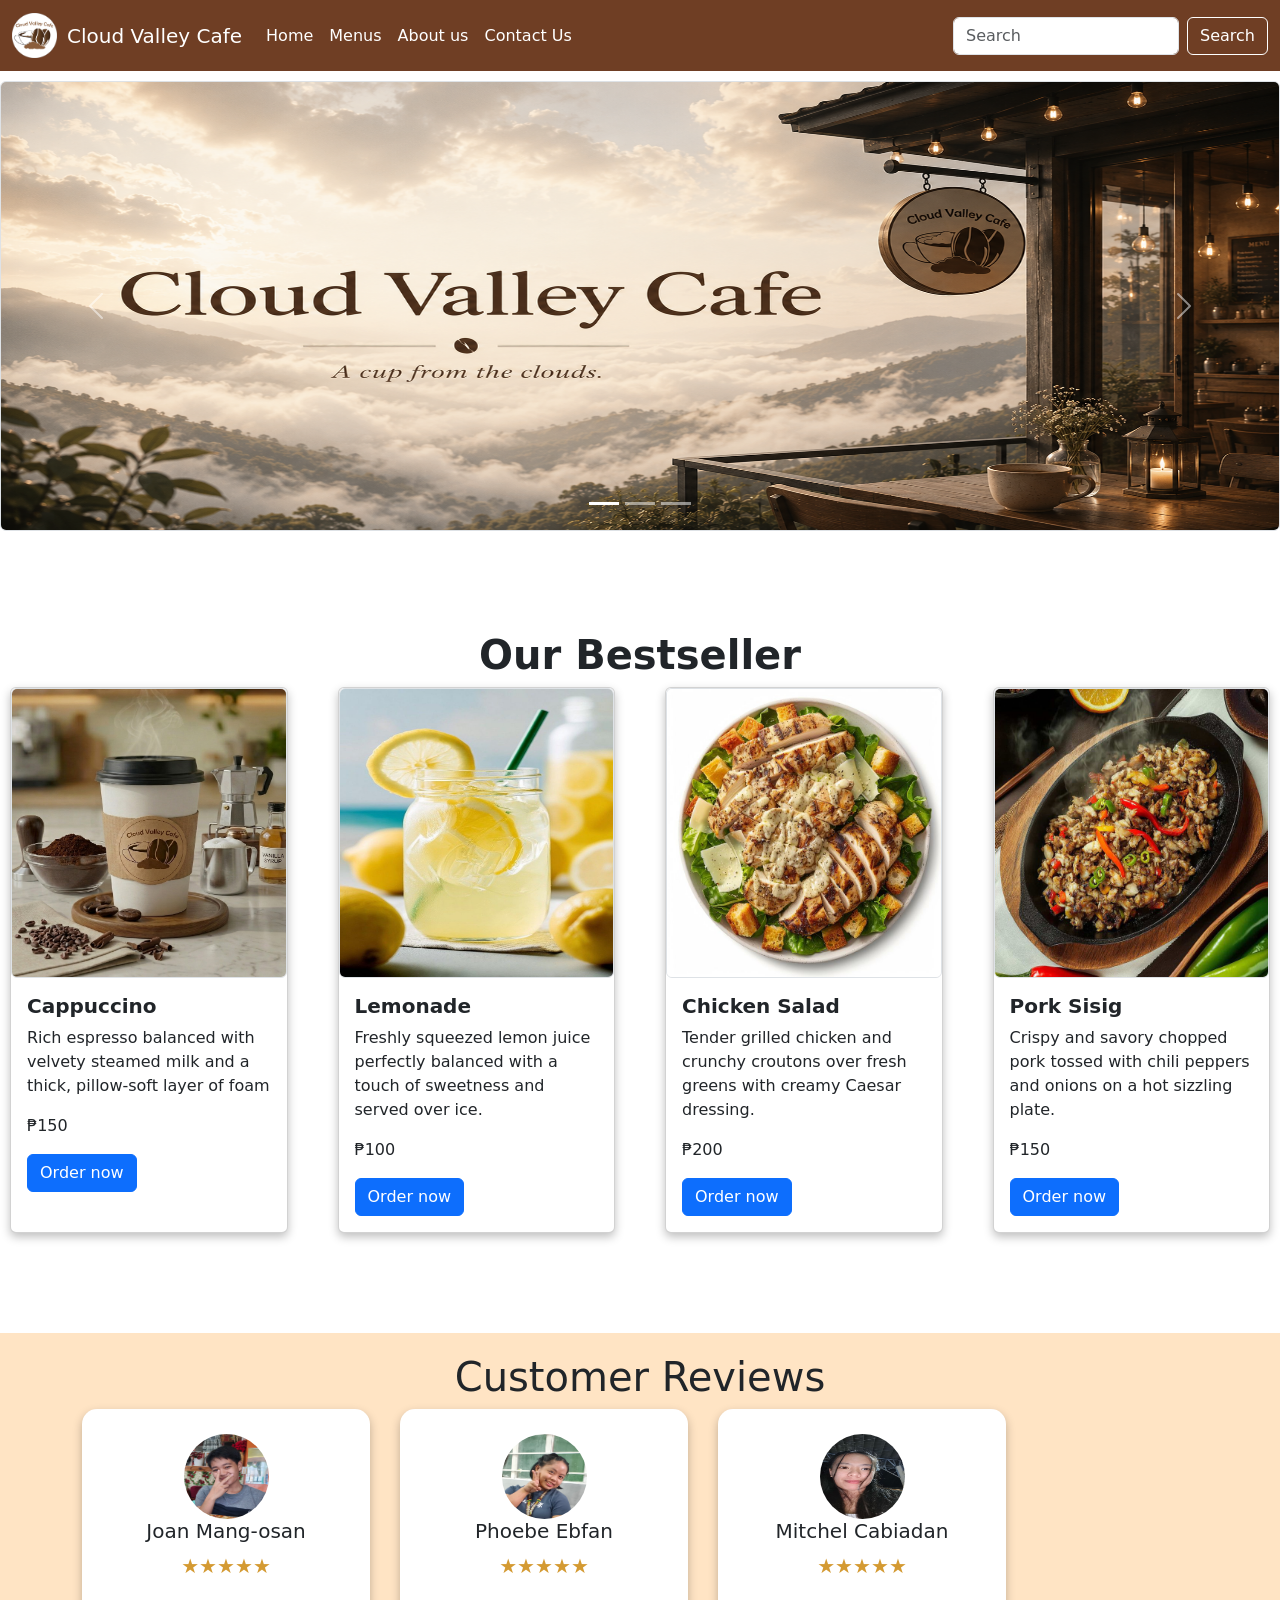
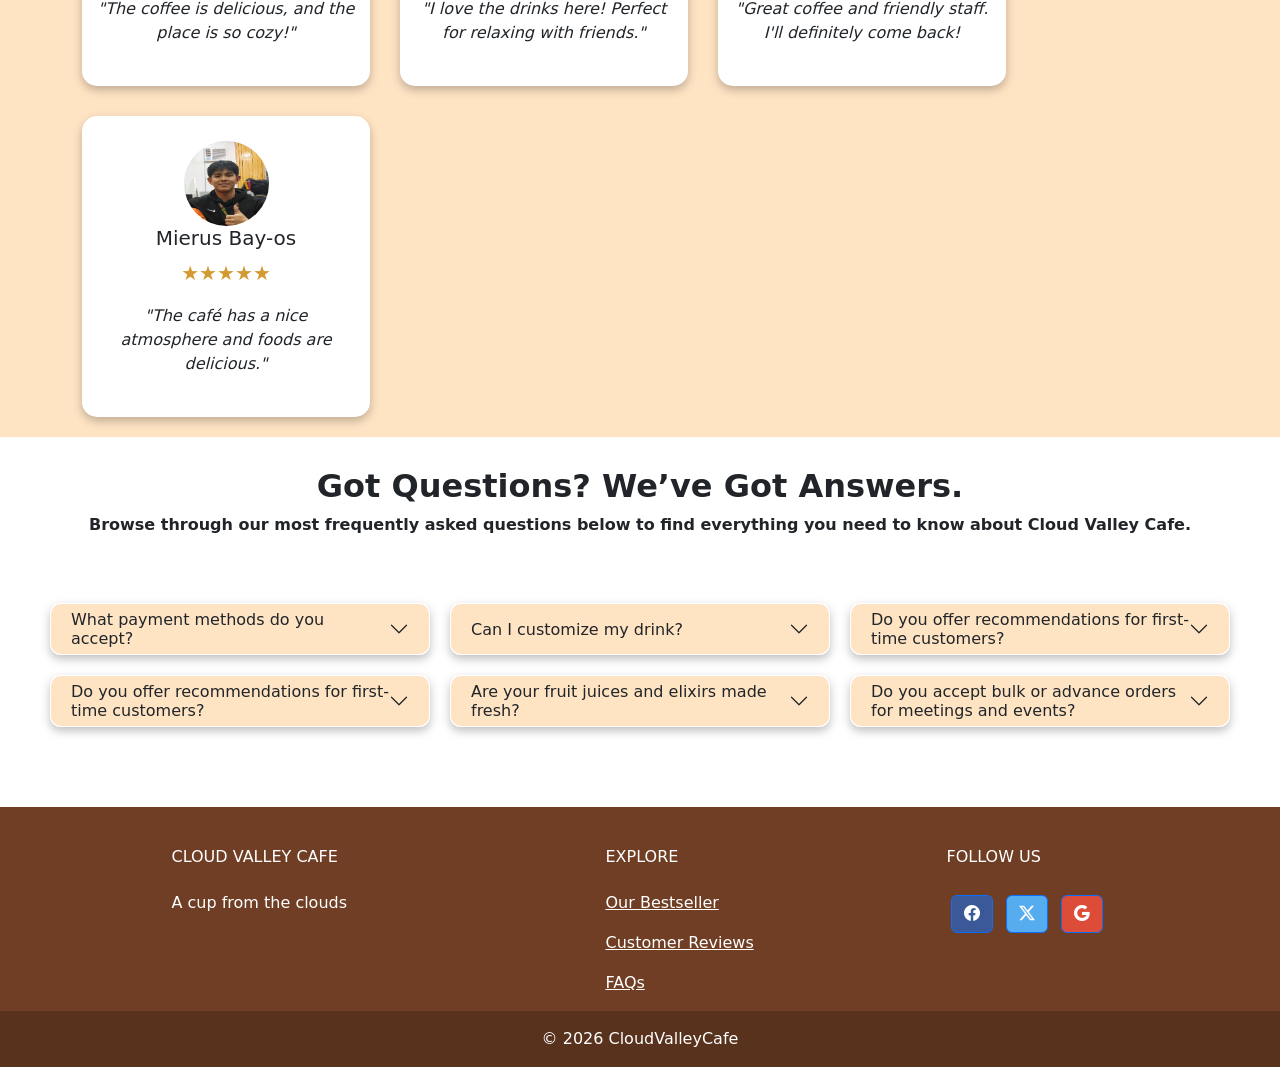
<file: index.html>
<!DOCTYPE html>
<html lang="en">
<head>
    <meta charset="UTF-8">
    <meta name="viewport" content="width=device-width, initial-scale=1.0">
    <title>Cloud Valley Cafe</title>
    <link href="https://cdn.jsdelivr.net/npm/bootstrap@5.3.0-alpha3/dist/css/bootstrap.min.css" rel="stylesheet">
    <link rel="stylesheet" href="https://cdn.jsdelivr.net/npm/bootstrap-icons@1.11.3/font/bootstrap-icons.min.css">
    <link rel="stylesheet" href="CSS/style.css">
</head>
<body>

    <!-- Start of Navigation -->
    <section>
        <nav class="navbar navbar-expand-lg cafe-bar">
            <div class="container-fluid">
                <a class="navbar-brand" href="#">
                    <img src="Images/Charotag_Cafe_Logo.png" alt="">Cloud Valley Cafe</a>
                <button class="navbar-toggler" type="button" data-bs-toggle="collapse" data-bs-target="#navbarSupportedContent" aria-controls="navbarSupportedContent" aria-expanded="false" aria-label="Toggle navigation">
                <span class="navbar-toggler-icon"></span>

                </button>
                <div class="collapse navbar-collapse" id="navbarSupportedContent">
                <ul class="navbar-nav me-auto mb-2 mb-lg-0">
                    <li class="nav-item">
                    <a class="nav-link active" aria-current="page" href="index.html">Home</a>
                    </li>

                    <li class="nav-item">
                    <a class="nav-link" href="products.html">Menus</a>
                    </li>

                    <li class="nav-item">
                    <a class="nav-link" href="about.html">About us</a>
                    </li>

                    <li class="nav-item">
                    <a class="nav-link" href="Contact.html">Contact Us</a>
                    </li>
                </ul>

                <form class="d-flex" role="search">
                    <input class="form-control me-2" type="search" placeholder="Search" aria-label="Search">
                    <button class="btn btn-outline-success" type="submit">Search</button>
                </form>
                </div>
            </div>
        </nav>
</section>
<!-- End of navigation -->


<!-- Start of banner -->
<section>
    <div id="carouselExampleIndicators" class="carousel slide">
    <div class="carousel-indicators">
        <button type="button" data-bs-target="#carouselExampleIndicators" data-bs-slide-to="0" class="active" aria-current="true" aria-label="Slide 1"></button>
        <button type="button" data-bs-target="#carouselExampleIndicators" data-bs-slide-to="1" aria-label="Slide 2"></button>
        <button type="button" data-bs-target="#carouselExampleIndicators" data-bs-slide-to="2" aria-label="Slide 3"></button>
    </div>
    <div class="carousel-inner">
        <div class="carousel-item active">
        <img src="Images/cloud_valley_cafe_banner.png" class="object-fit-fill border rounded" alt="...">
        </div>
        <div class="carousel-item">
        <img src="Images/banner 1.jpg" class="object-fit-fill border rounded" alt="...">
        </div>
        <div class="carousel-item">
        <img src="Images/Banner 2.jpg" class="object-fit-fill border rounded" alt="...">
        </div>
    </div>

    <button class="carousel-control-prev" type="button" data-bs-target="#carouselExampleIndicators" data-bs-slide="prev">
        <span class="carousel-control-prev-icon" aria-hidden="true"></span>
        <span class="visually-hidden">Previous</span>
    </button>

    <button class="carousel-control-next" type="button" data-bs-target="#carouselExampleIndicators" data-bs-slide="next">
        <span class="carousel-control-next-icon" aria-hidden="true"></span>
        <span class="visually-hidden">Next</span>
    </button>
    </div>
</section>
<!-- End of banner -->


<!-- Start of Products -->
<section id="Ourbestseller">
        <div class="Best-seller">
            <h1 class="fw-bold">Our Bestseller</h1>
            <div class="product-grid">
            
                <div class="card">
                <img src="Images/Cappuccino.jpg" class="object-fit-fill border rounded" alt="...">
                <div class="card-body">
                    <h5 class="fw-semibold">Cappuccino</h5>
                    <p class="card-text">Rich espresso balanced with velvety steamed milk and a thick, pillow-soft layer of foam</p>
                    <p class="fw-medium">₱150</p>
                    <a href="#" class="btn btn-primary">Order now</a>
                </div>
                </div>

                <div class="card">
                <img src="Images/Lemonade.png" class="object-fit-fill border rounded" alt="...">
                <div class="card-body">
                    <h5 class="fw-semibold">Lemonade</h5>
                    <p class="card-text">Freshly squeezed lemon juice perfectly balanced with a touch of sweetness and served over ice.</p>
                    <p class="fw-medium">₱100</p>
                    <a href="#" class="btn btn-primary">Order now</a>
                </div>
                </div>

                <div class="card">
                <img src="Images/chicken salad.png"  class="object-fit-fill border rounded" alt="...">
                <div class="card-body">
                    <h5 class="fw-semibold">Chicken Salad</h5>
                    <p class="card-text">Tender grilled chicken and crunchy croutons over fresh greens with creamy Caesar dressing.</p>
                    <p class="fw-medium">₱200</p>
                    <a href="#" class="btn btn-primary">Order now</a>
                </div>
                </div>

                <div class="card">
                <img src="Images/Sisig.png"  class="object-fit-fill border rounded" alt="...">
                <div class="card-body">
                    <h5 class="fw-semibold"> Pork Sisig</h5>
                    <p class="card-text">Crispy and savory chopped pork tossed with chili peppers and onions on a hot sizzling plate.</p>
                    <p class="fw-medium">₱150</p>
                    <a href="#" class="btn btn-primary">Order now</a>
                </div>
                </div>

            </div>
        </div>
</section>
<!-- End of products -->


<!-- Customer Reviews -->
<section id="Cust-review">
    <div class="reviews">
        <h1>Customer Reviews</h1>
            <div class="container">

                <div class="review-card" style="width: 18rem;">
                    <img src="Images/Joan.jpg" class="card-img-top" alt="Joan">
                    <div class="card-body">
                        <h5>Joan Mang-osan</h5>
                        <p class="stars">★★★★★</p>
                        <p class="fst-italic">"The coffee is delicious, and the place is so cozy!"</p>
                    </div>
                </div>  
                
                <div class="review-card" style="width: 18rem;">
                    <img src="Images/phoebe.jpg" class="card-img-top" alt="Phoebe">
                    <div class="card-body">
                        <h5>Phoebe Ebfan</h5>
                        <p class="stars">★★★★★</p>
                        <p class="fst-italic">"I love the drinks here! Perfect for relaxing with friends."</p>
                    </div>
                </div>   

                <div class="review-card" style="width: 18rem;">
                    <img src="Images/Mitchel.jpg" class="card-img-top" alt="Mitchel">
                    <div class="card-body">
                        <h5>Mitchel Cabiadan</h5>
                        <p class="stars">★★★★★</p>
                        <p class="fst-italic">"Great coffee and friendly staff. I'll definitely come back!</p>
                    </div>
                </div>
                
                <div class="review-card" style="width: 18rem;">
                    <img src="Images/Meierus.jpg" class="card-img-top" alt="Meierus">
                    <div class="card-body">
                        <h5>Mierus Bay-os</h5>
                        <p class="stars">★★★★★</p>
                        <p class="fst-italic">"The café has a nice atmosphere and foods are delicious."</p>
                    </div>
                </div>  
            </div>
    </div>
</section>
<!-- End of customer reviews -->

<!-- Start of FAQs -->
<section id="frequently-asked">
    <div class="intro">
        <h2 class="fw-bold" >Got Questions? We’ve Got Answers.</h2>
        <p class="fw-bolder">Browse through our most frequently asked questions below to find everything you need to know about Cloud Valley Cafe.</p>
    </div>
    <div class="accordion accordion-flush" id="accordionFlushExample">
        <div class="accordion-card">
            <h2 class="accordion-header" >
            <button class="accordion-button collapsed" type="button" data-bs-toggle="collapse" data-bs-target="#flush-collapseOne" aria-expanded="false" aria-controls="flush-collapseOne">
                What payment methods do you accept?
            </button>
            </h2>
            <div id="flush-collapseOne" class="accordion-collapse collapse" data-bs-parent="#accordionFlushExample">
            <div class="accordion-body">Cloud Valley Cafe accepts both cash and online payments for your convenience. You can pay using cash or digital payment methods such as GCash and other available e-wallets.</div>
            </div>
        </div>

        <div class="accordion-card">
            <h2 class="accordion-header">
            <button class="accordion-button collapsed" type="button" data-bs-toggle="collapse" data-bs-target="#flush-collapseTwo" aria-expanded="false" aria-controls="flush-collapseTwo">
                Can I customize my drink?
            </button>
            </h2>
            <div id="flush-collapseTwo" class="accordion-collapse collapse" data-bs-parent="#accordionFlushExample">
            <div class="accordion-body">Absolutely. You can adjust sweetness levels, swap in alternative milks, or add extra flavors and toppings to suit your taste.</div>
            </div>
        </div>

        <div class="accordion-card">
            <h2 class="accordion-header">
            <button class="accordion-button collapsed" type="button" data-bs-toggle="collapse" data-bs-target="#flush-collapseThree" aria-expanded="false" aria-controls="flush-collapseThree">
                Do you offer recommendations for first-time customers?
            </button>
            </h2>
            <div id="flush-collapseThree" class="accordion-collapse collapse" data-bs-parent="#accordionFlushExample">
            <div class="accordion-body">Absolutely! You can explore our menu to find something that suits your taste and cravings.</div>
            </div>
        </div>

        <div class="accordion-card">
            <h2 class="accordion-header">
            <button class="accordion-button collapsed" type="button" data-bs-toggle="collapse" data-bs-target="#flush-collapseFour" aria-expanded="false" aria-controls="flush-collapseFour">
                Do you offer recommendations for first-time customers?
            </button>
            </h2>
            <div id="flush-collapseFour" class="accordion-collapse collapse" data-bs-parent="#accordionFlushExample">
            <div class="accordion-body">Absolutely! You can explore our menu to find something that suits your taste and cravings.</div>
            </div>
        </div>

        <div class="accordion-card">
            <h2 class="accordion-header">
            <button class="accordion-button collapsed" type="button" data-bs-toggle="collapse" data-bs-target="#flush-collapseFive" aria-expanded="false" aria-controls="flush-collapseFive">
                Are your fruit juices and elixirs made fresh?
            </button>
            </h2>
            <div id="flush-collapseFive" class="accordion-collapse collapse" data-bs-parent="#accordionFlushExample">
            <div class="accordion-body">Yes, our juices, smoothies, and elixirs are prepared using fresh fruits and fresh ingredients to ensure maximum flavor and quality.</div>
            </div>
        </div>

        <div class="accordion-card">
            <h2 class="accordion-header">
            <button class="accordion-button collapsed" type="button" data-bs-toggle="collapse" data-bs-target="#flush-collapseSix" aria-expanded="false" aria-controls="flush-collapseSix">
                Do you accept bulk or advance orders for meetings and events?
            </button>
            </h2>
            <div id="flush-collapseSix" class="accordion-collapse collapse" data-bs-parent="#accordionFlushExample">
            <div class="accordion-body">Yes, we accommodate bulk orders for events, office meetings, and gatherings. Please contact us in advance so we can prepare your order.</div>
            </div>
        </div>
    </div>
</section>
<!-- End of FAQs -->


<!-- Starte of footer -->
<section>
        <div class="footer-con">
            <!-- Footer -->
            <footer
                class="text-center text-lg-start text-white"
                style="background-color: #6F3E24">

                <!-- Grid container -->
                <div class="container p-4 pb-0">
                    <section class="">
                        <div class="row">
                        <div class="col-md-3 col-lg-3 col-xl-3 mx-auto mt-3">
                            <h6 class="text-uppercase mb-4 font-weight-bold">Cloud Valley Cafe</h6>
                            <p>A cup from the clouds</p>
                        </div>

                        <hr class="w-100 clearfix d-md-none" />

                        <!-- Grid column -->
                        <div class="col-md-2 col-lg-2 col-xl-2 mx-auto mt-3">
                            <h6 class="text-uppercase mb-4 font-weight-bold">Explore</h6>
                            <p><a class="text-white" href="index.html#Ourbestseller">Our Bestseller</a></p>
                            <p><a class="text-white" href="index.html#Cust-review">Customer Reviews</a></p>
                            <p><a class="text-white" href="index.html#frequently-asked">FAQs</a></p>
                        </div>
                        <!-- Grid column -->

                        <hr class="w-100 clearfix d-md-none" />
                        <hr class="w-100 clearfix d-md-none" />

                        <div class="col-md-3 col-lg-2 col-xl-2 mx-auto mt-3">
                            <h6 class="text-uppercase mb-4 font-weight-bold">Follow us</h6>

                            <!-- Facebook -->
                            <a href="#" class="btn btn-primary btn-floating m-1" style="background-color: #3b5998;">
                            <i class="bi bi-facebook"></i></a>

                            <!-- Twitter / X -->
                            <a href="#" class="btn btn-primary btn-floating m-1" style="background-color: #55acee;">
                            <i class="bi bi-twitter-x"></i></a>

                            <!-- Google -->
                            <a href="#" class="btn btn-primary btn-floating m-1" style="background-color: #dd4b39;">
                            <i class="bi bi-google"></i></a>
                        </div>
                        </div>
                    </section>
                </div>

                <!-- Copyright -->
                <p class="text-center p-3" style="background-color: rgba(0, 0, 0, 0.2)"> &copy; 2026 CloudValleyCafe</p>
                <!-- Copyright -->
            </footer>
            <!-- Footer -->
        </div>
</section>
<!-- End of footer -->

<script src="https://cdn.jsdelivr.net/npm/bootstrap@5.3.0-alpha3/dist/js/bootstrap.bundle.min.js"></script>
</body>
</html>
</file>
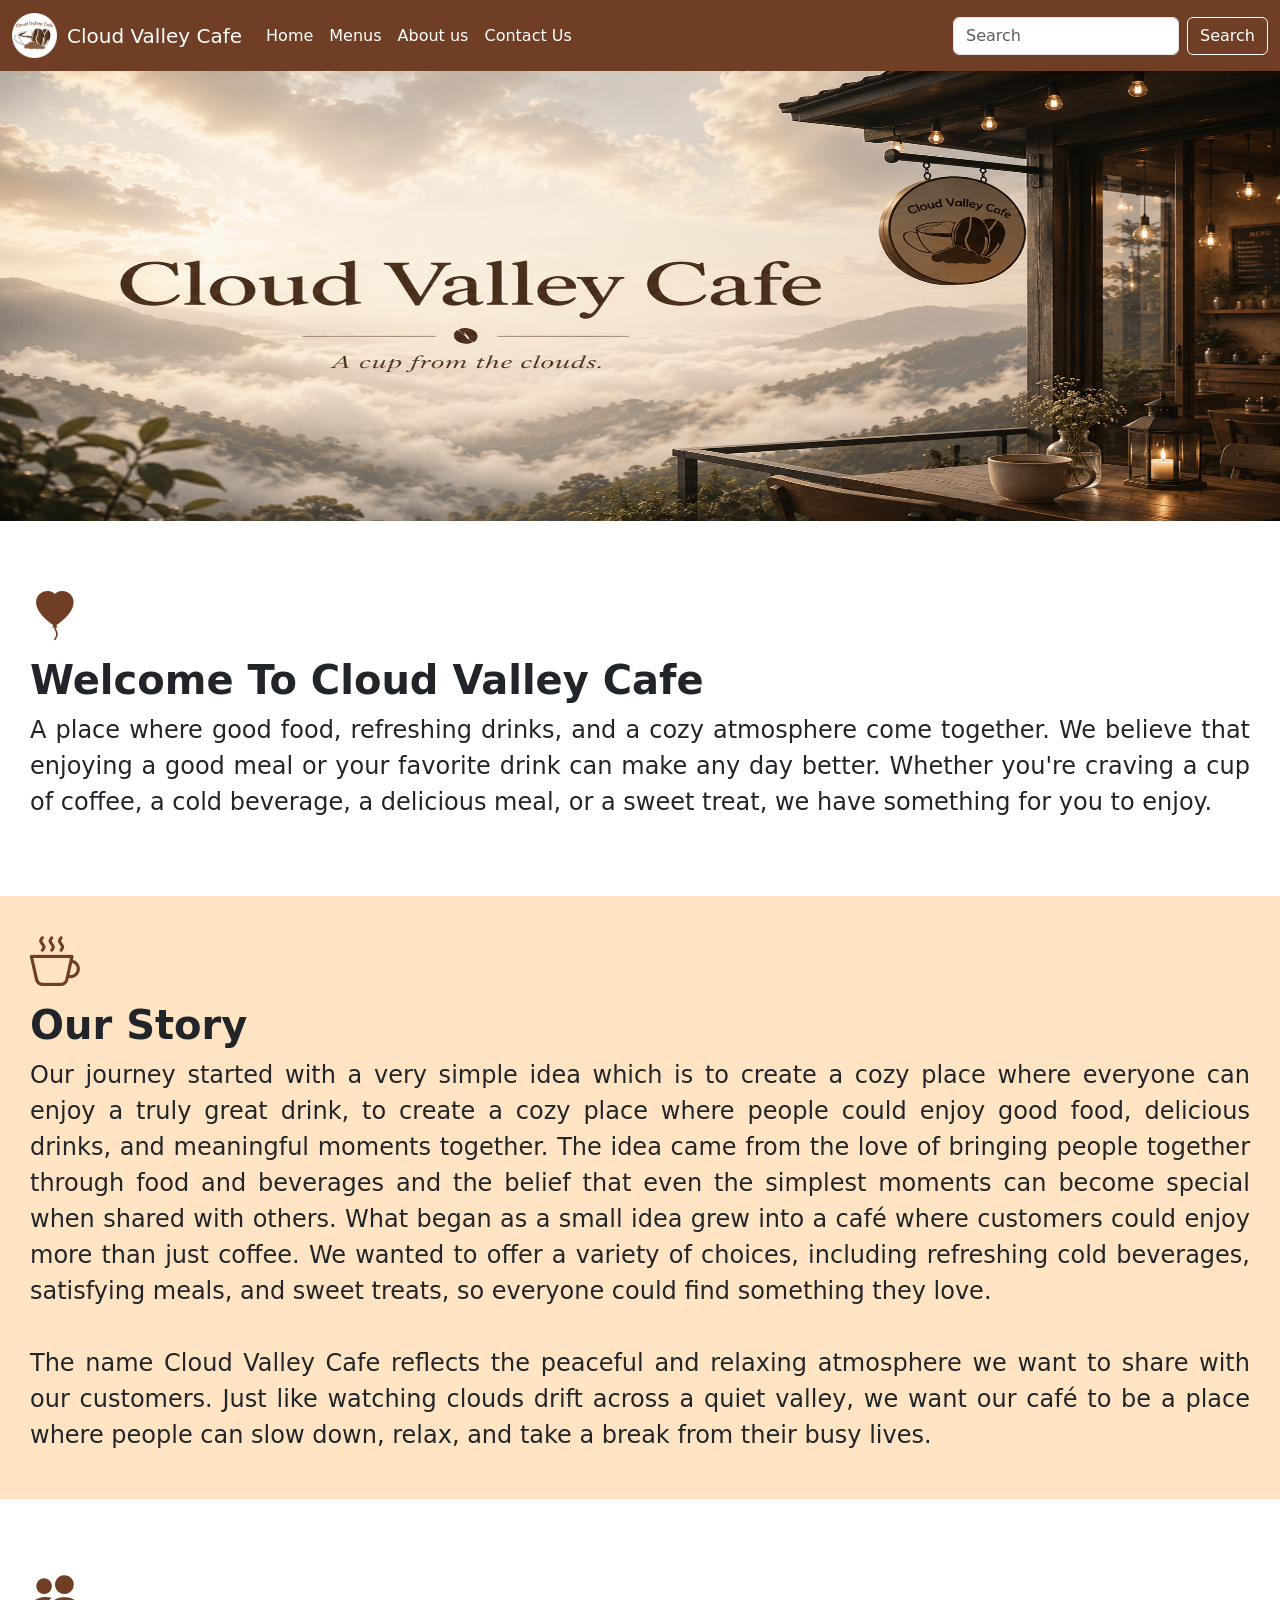
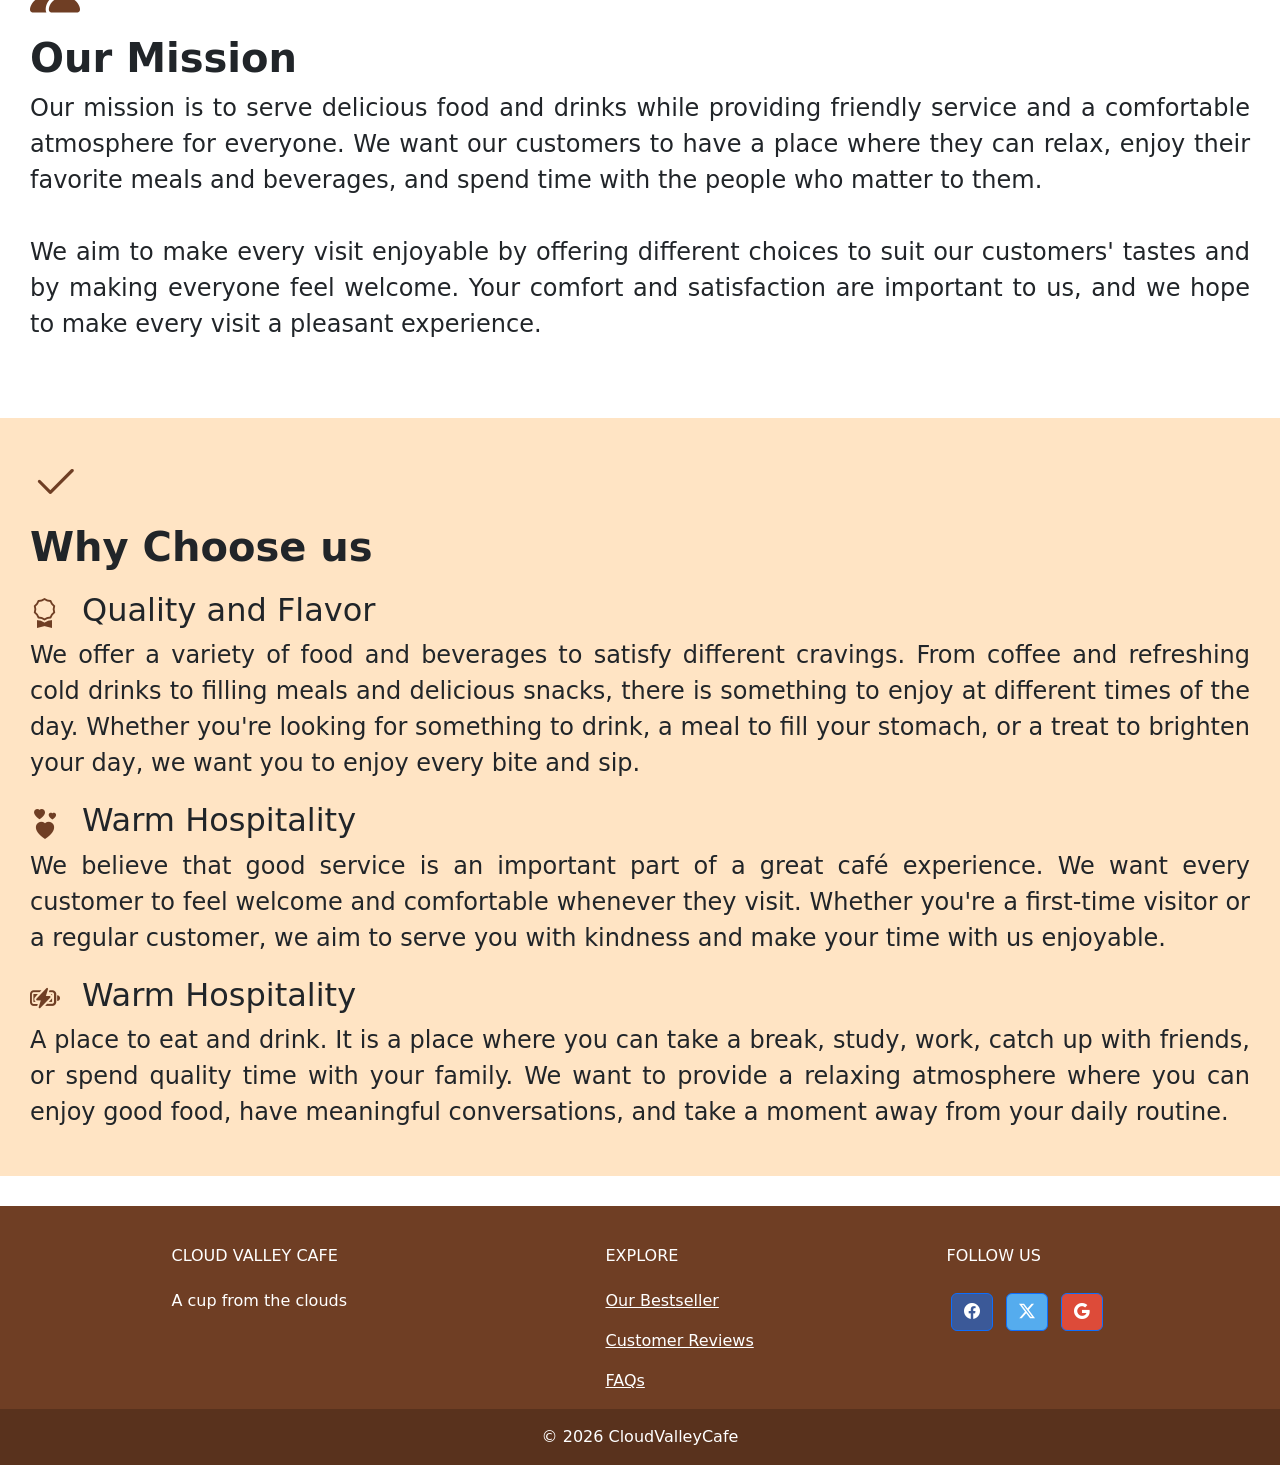
<file: about.html>
<!DOCTYPE html>
<html lang="en">
<head>
    <meta charset="UTF-8">
    <meta name="viewport" content="width=device-width, initial-scale=1.0">
    <title>Cloud Valley Cafe</title>
    <link href="https://cdn.jsdelivr.net/npm/bootstrap@5.3.0-alpha3/dist/css/bootstrap.min.css" rel="stylesheet">
    <link rel="stylesheet" href="https://cdn.jsdelivr.net/npm/bootstrap-icons@1.11.3/font/bootstrap-icons.min.css">
    <link rel="stylesheet" href="CSS/style.css">
</head>
<body>
    <!-- Start of Navigation -->
    <section>
        <nav class="navbar navbar-expand-lg cafe-bar">
            <div class="container-fluid">
                <a class="navbar-brand" href="#">
                    <img src="Images/Charotag_Cafe_Logo.png" alt="">
                    Cloud Valley Cafe
                </a>
                <button class="navbar-toggler" type="button" data-bs-toggle="collapse" data-bs-target="#navbarSupportedContent" aria-controls="navbarSupportedContent" aria-expanded="false" aria-label="Toggle navigation">
                <span class="navbar-toggler-icon"></span>
                </button>
                <div class="collapse navbar-collapse" id="navbarSupportedContent">
                <ul class="navbar-nav me-auto mb-2 mb-lg-0">
                    <li class="nav-item">
                    <a class="nav-link active" aria-current="page" href="index.html">Home</a>
                    </li>
                    <li class="nav-item">
                    <a class="nav-link" href="products.html">Menus</a>
                    </li>
                    <li class="nav-item">
                    <a class="nav-link" href="about.html">About us</a>
                    </li>
                    <li class="nav-item">
                    <a class="nav-link" href="Contact.html">Contact Us</a>
                    </li>
                </ul>
                <form class="d-flex" role="search">
                    <input class="form-control me-2" type="search" placeholder="Search" aria-label="Search">
                    <button class="btn btn-outline-success" type="submit">Search</button>
                </form>
                </div>
            </div>
    </nav>
</section>
<!-- End of navigation -->

<!-- Banner -->
<section>
    <div class="banner">
        <img src="Images/cloud_valley_cafe_banner.png"  alt="...">
    </div>
</section>
<!-- End of banner -->

<!-- About -->
<section>
    <!-- welcome -->
    <div class="introduction">
        <i class="bi bi-balloon-heart-fill"></i>
        <h1 class="fw-bold"> Welcome To Cloud Valley Cafe</h1>
        <p class="fs-4">A place where good food, refreshing drinks, and a cozy atmosphere come together. 
            We believe that enjoying a good meal or your favorite drink can make any day better. 
            Whether you're craving a cup of coffee, a cold beverage, a delicious meal, or a sweet treat, we have something for you to enjoy.</p>
    </div>
    <!-- welcome -->

    <!-- Our Story -->
        <div class="our-story">
        <i class="bi bi-cup-hot"></i>
        <h1 class="fw-bold"> Our Story</h1>
        <p class="fs-4">Our journey started with a very simple idea which is to create a cozy place where everyone can enjoy a truly great drink,
            to create a cozy place where people could enjoy good food, delicious drinks, and meaningful moments together. 
            The idea came from the love of bringing people together through food and beverages and the belief that even the simplest moments can become special when shared with others. 
            What began as a small idea grew into a café where customers could enjoy more than just coffee. We wanted to offer a variety of choices, including refreshing cold beverages, 
            satisfying meals, and sweet treats, so everyone could find something they love.<br>
            <br>
            The name Cloud Valley Cafe reflects the peaceful and relaxing atmosphere we want to share with our customers. 
            Just like watching clouds drift across a quiet valley, we want our café to be a place where people can slow down, 
            relax, and take a break from their busy lives.</p>
    </div>
    <!-- Our Story -->

    <!-- Our Mission -->
    <div class="mission">
        <i class="bi bi-people-fill"></i>
        <h1 class="fw-bold"> Our Mission</h1>
        <p class="fs-4">Our mission is to serve delicious food and drinks while providing friendly service and a comfortable atmosphere for everyone. 
            We want our customers to have a place where they can relax, enjoy their favorite meals and beverages, and spend time with the people who matter to them.<br>
            <br>We aim to make every visit enjoyable by offering different choices to suit our customers' tastes and by making everyone feel welcome. 
            Your comfort and satisfaction are important to us, and we hope to make every visit a pleasant experience.</p>
    </div>
    <!-- Our Mission -->

    <!-- Why choose Us -->
    <div class="choose-us">
        <i class="bi bi-check2"></i>
        <h1 class="fw-bold"> Why Choose us</h1>

        <!--  Quality and Flavor-->
            <div class="qaulity-flavor">
                <i class="bi bi-award"></i>
                <h2 class="fw-medium"> Quality and Flavor</h2>
            </div>
                <p class="fs-4">We offer a variety of food and beverages to satisfy different cravings. 
                From coffee and refreshing cold drinks to filling meals and delicious snacks, there is something to enjoy at different times of the day. 
                Whether you're looking for something to drink, a meal to fill your stomach, or a treat to brighten your day, we want you to enjoy every bite and sip.</p>
        <!--  Quality and Flavor-->

    <!--  Warm Hospitality-->
            <div class="warm-hospitality">
                <i class="bi bi-hearts"></i>
                <h2 class="fw-medium"> Warm Hospitality</h2>
            </div>
                <p class="fs-4">We believe that good service is an important part of a great café experience. 
                    We want every customer to feel welcome and comfortable whenever they visit. Whether you're a first-time visitor or a regular customer, 
                    we aim to serve you with kindness and make your time with us enjoyable.</p>
        <!--  Warm Hospitality-->

        <!--  A Cozy Place to Relax-->
            <div class="cozy">
                <i class="bi bi-battery-charging"></i>
                <h2 class="fw-medium"> Warm Hospitality</h2>
            </div>
                <p class="fs-4">A place to eat and drink. It is a place where you can take a break, study, work, catch up with friends, 
                    or spend quality time with your family. We want to provide a relaxing atmosphere where you can enjoy good food, 
                    have meaningful conversations, and take a moment away from your daily routine.</p>
        <!--  A Cozy Place to Relax-->


    </div>
    <!-- Why choose us -->
</section>


<!-- Startt of footer -->
<section>
        <div class="footer-con">
            <!-- Footer -->
            <footer
                class="text-center text-lg-start text-white"
                style="background-color: #6F3E24">

                <!-- Grid container -->
                <div class="container p-4 pb-0">
                    <section class="">
                        <div class="row">
                        <div class="col-md-3 col-lg-3 col-xl-3 mx-auto mt-3">
                            <h6 class="text-uppercase mb-4 font-weight-bold">Cloud Valley Cafe</h6>
                            <p>A cup from the clouds</p>
                        </div>

                        <hr class="w-100 clearfix d-md-none" />

                        <!-- Grid column -->
                        <div class="col-md-2 col-lg-2 col-xl-2 mx-auto mt-3">
                            <h6 class="text-uppercase mb-4 font-weight-bold">Explore</h6>
                            <p><a class="text-white" href="index.html#Ourbestseller">Our Bestseller</a></p>
                            <p><a class="text-white" href="index.html#Cust-review">Customer Reviews</a></p>
                            <p><a class="text-white" href="index.html#frequently-asked">FAQs</a></p>
                        </div>
                        <!-- Grid column -->

                        <hr class="w-100 clearfix d-md-none" />
                        <hr class="w-100 clearfix d-md-none" />

                        <div class="col-md-3 col-lg-2 col-xl-2 mx-auto mt-3">
                            <h6 class="text-uppercase mb-4 font-weight-bold">Follow us</h6>

                            <!-- Facebook -->
                            <a href="#" class="btn btn-primary btn-floating m-1" style="background-color: #3b5998;">
                            <i class="bi bi-facebook"></i></a>

                            <!-- Twitter / X -->
                            <a href="#" class="btn btn-primary btn-floating m-1" style="background-color: #55acee;">
                            <i class="bi bi-twitter-x"></i></a>

                            <!-- Google -->
                            <a href="#" class="btn btn-primary btn-floating m-1" style="background-color: #dd4b39;">
                            <i class="bi bi-google"></i></a>
                        </div>
                        </div>
                    </section>
                </div>

                <!-- Copyright -->
                <p class="text-center p-3" style="background-color: rgba(0, 0, 0, 0.2)"> &copy; 2026 CloudValleyCafe</p>
                <!-- Copyright -->
            </footer>
            <!-- Footer -->
        </div>
</section>
<!-- End of footer -->

<script src="https://cdn.jsdelivr.net/npm/bootstrap@5.3.0-alpha3/dist/js/bootstrap.bundle.min.js"></script>
</body>
</html>
</file>
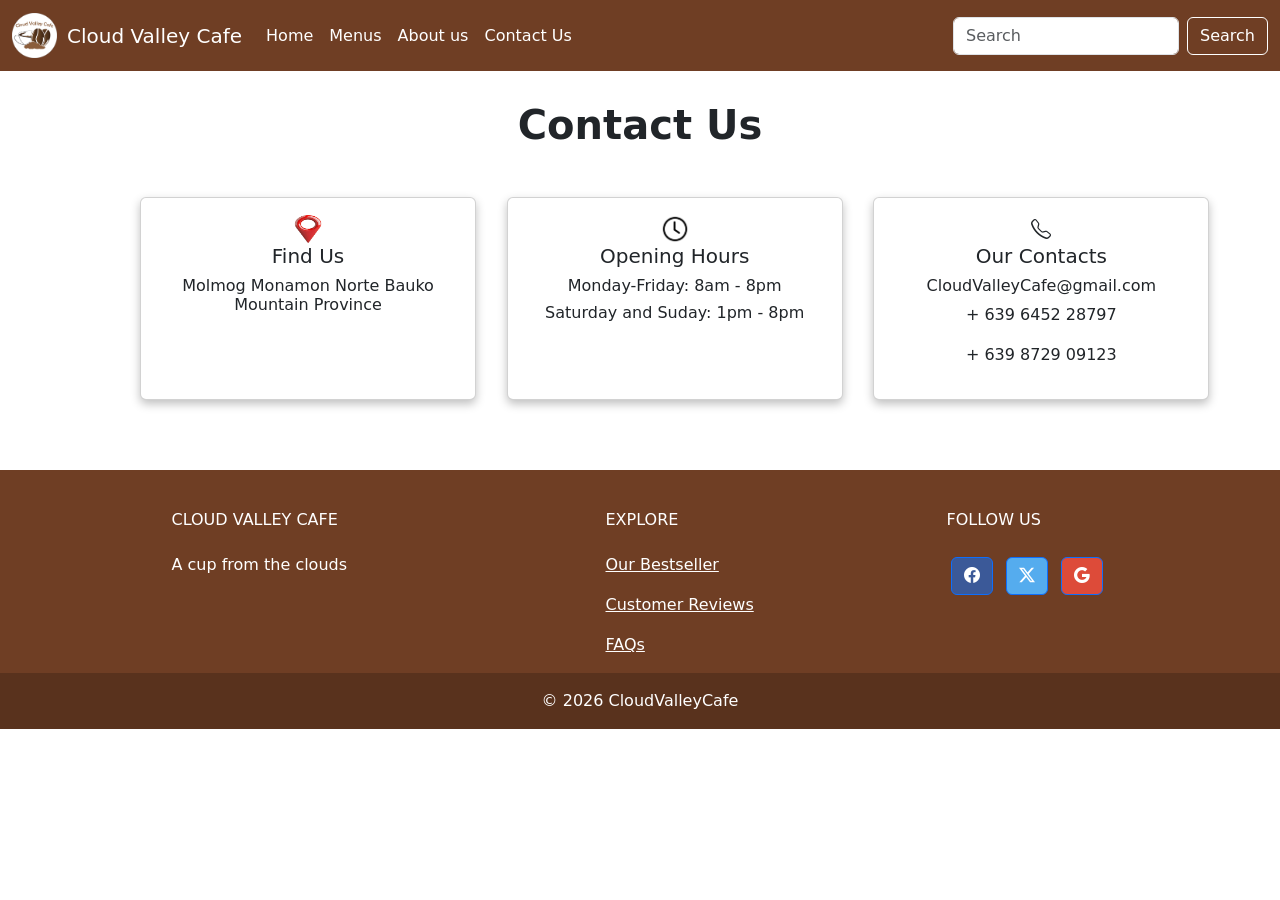
<file: Contact.html>
<!DOCTYPE html>
<html lang="en">
<head>
    <meta charset="UTF-8">
    <meta name="viewport" content="width=device-width, initial-scale=1.0">
    <title>Cloud Valley Cafe</title>
    <link href="https://cdn.jsdelivr.net/npm/bootstrap@5.3.0-alpha3/dist/css/bootstrap.min.css" rel="stylesheet">
    <link rel="stylesheet" href="https://cdn.jsdelivr.net/npm/bootstrap-icons@1.11.3/font/bootstrap-icons.min.css">
    <link rel="stylesheet" href="CSS/style.css">
</head>
<body>
    <!-- Start of Navigation -->
    <section>
        <nav class="navbar navbar-expand-lg cafe-bar">
            <div class="container-fluid">
                <a class="navbar-brand" href="#">
                    <img src="Images/Charotag_Cafe_Logo.png" alt="">
                    Cloud Valley Cafe
                </a>
                <button class="navbar-toggler" type="button" data-bs-toggle="collapse" data-bs-target="#navbarSupportedContent" aria-controls="navbarSupportedContent" aria-expanded="false" aria-label="Toggle navigation">
                <span class="navbar-toggler-icon"></span>
                </button>
                <div class="collapse navbar-collapse" id="navbarSupportedContent">
                <ul class="navbar-nav me-auto mb-2 mb-lg-0">
                    <li class="nav-item">
                    <a class="nav-link active" aria-current="page" href="index.html">Home</a>
                    </li>
                    <li class="nav-item">
                    <a class="nav-link" href="products.html">Menus</a>
                    </li>
                    <li class="nav-item">
                    <a class="nav-link" href="about.html">About us</a>
                    </li>
                    <li class="nav-item">
                    <a class="nav-link" href="Contact.html">Contact Us</a>
                    </li>
                </ul>
                <form class="d-flex" role="search">
                    <input class="form-control me-2" type="search" placeholder="Search" aria-label="Search">
                    <button class="btn btn-outline-success" type="submit">Search</button>
                </form>
                </div>
            </div>
    </nav>
</section>
<!-- End of navigation -->


<!-- Hours and Location -->
<section>  
    <div class="info">
        <h1 class="fw-bold">Contact Us</h1>
            <div class="loc">

                <div class="card" style="width: 21rem; ">
                    <div class="card-body">
                        <img src="Images/location.png" alt="">
                        <h5 class="card-title">Find Us</h5>
                        <h6 class="fw-normal">Molmog Monamon Norte Bauko Mountain Province</h6>
                    </div>
                </div>

                <div class="card" style="width: 21rem; ">
                    <div class="card-body">
                        <img src="Images/clock.png" alt="">
                        <h5 class="card-title">Opening Hours</h5>
                        <h6 class="fw-normal">Monday-Friday: 8am - 8pm</h6>
                        <h6 class="fw-normal">Saturday and Suday: 1pm - 8pm</h6>
                    </div>
                </div>
            

                <div class="card" style="width: 21rem; ">
                    <div class="card-body">
                        <i class="bi bi-telephone"></i>
                        <h5 class="card-title">Our Contacts</h5>
                        <h6 class="fw-normal">CloudValleyCafe@gmail.com</h6>
                        <p><i class="fas fa-phone mr-3"></i> + 639 6452 28797</p>
                        <p><i class="fas fa-print mr-3"></i> + 639 8729 09123</p>
                    </div>
                </div>
            </div>
    </div>
</section>
<!-- end of hours and loaction -->



<!-- Starte of footer -->
<section>
        <div class="footer-con">
            <!-- Footer -->
            <footer
                class="text-center text-lg-start text-white"
                style="background-color: #6F3E24">

                <!-- Grid container -->
                <div class="container p-4 pb-0">
                    <section class="">
                        <div class="row">
                        <div class="col-md-3 col-lg-3 col-xl-3 mx-auto mt-3">
                            <h6 class="text-uppercase mb-4 font-weight-bold">Cloud Valley Cafe</h6>
                            <p>A cup from the clouds</p>
                        </div>

                        <hr class="w-100 clearfix d-md-none" />

                        <!-- Grid column -->
                        <div class="col-md-2 col-lg-2 col-xl-2 mx-auto mt-3">
                            <h6 class="text-uppercase mb-4 font-weight-bold">Explore</h6>
                            <p><a class="text-white" href="index.html#Ourbestseller">Our Bestseller</a></p>
                            <p><a class="text-white" href="index.html#Cust-review">Customer Reviews</a></p>
                            <p><a class="text-white" href="index.html#frequently-asked">FAQs</a></p>
                        </div>
                        <!-- Grid column -->

                        <hr class="w-100 clearfix d-md-none" />
                        <hr class="w-100 clearfix d-md-none" />


                        <div class="col-md-3 col-lg-2 col-xl-2 mx-auto mt-3">
                            <h6 class="text-uppercase mb-4 font-weight-bold">Follow us</h6>

                            <!-- Facebook -->
                            <a href="#" class="btn btn-primary btn-floating m-1" style="background-color: #3b5998;">
                            <i class="bi bi-facebook"></i></a>

                            <!-- Twitter / X -->
                            <a href="#" class="btn btn-primary btn-floating m-1" style="background-color: #55acee;">
                            <i class="bi bi-twitter-x"></i></a>

                            <!-- Google -->
                            <a href="#" class="btn btn-primary btn-floating m-1" style="background-color: #dd4b39;">
                            <i class="bi bi-google"></i></a>
                        </div>
                        </div>
                    </section>
                </div>

                <!-- Copyright -->
                <p class="text-center p-3" style="background-color: rgba(0, 0, 0, 0.2)"> &copy; 2026 CloudValleyCafe</p>
                <!-- Copyright -->
            </footer>
            <!-- Footer -->
        </div>
</section>
<!-- End of footer -->

<script src="https://cdn.jsdelivr.net/npm/bootstrap@5.3.0-alpha3/dist/js/bootstrap.bundle.min.js"></script>
</body>
</html>
</file>
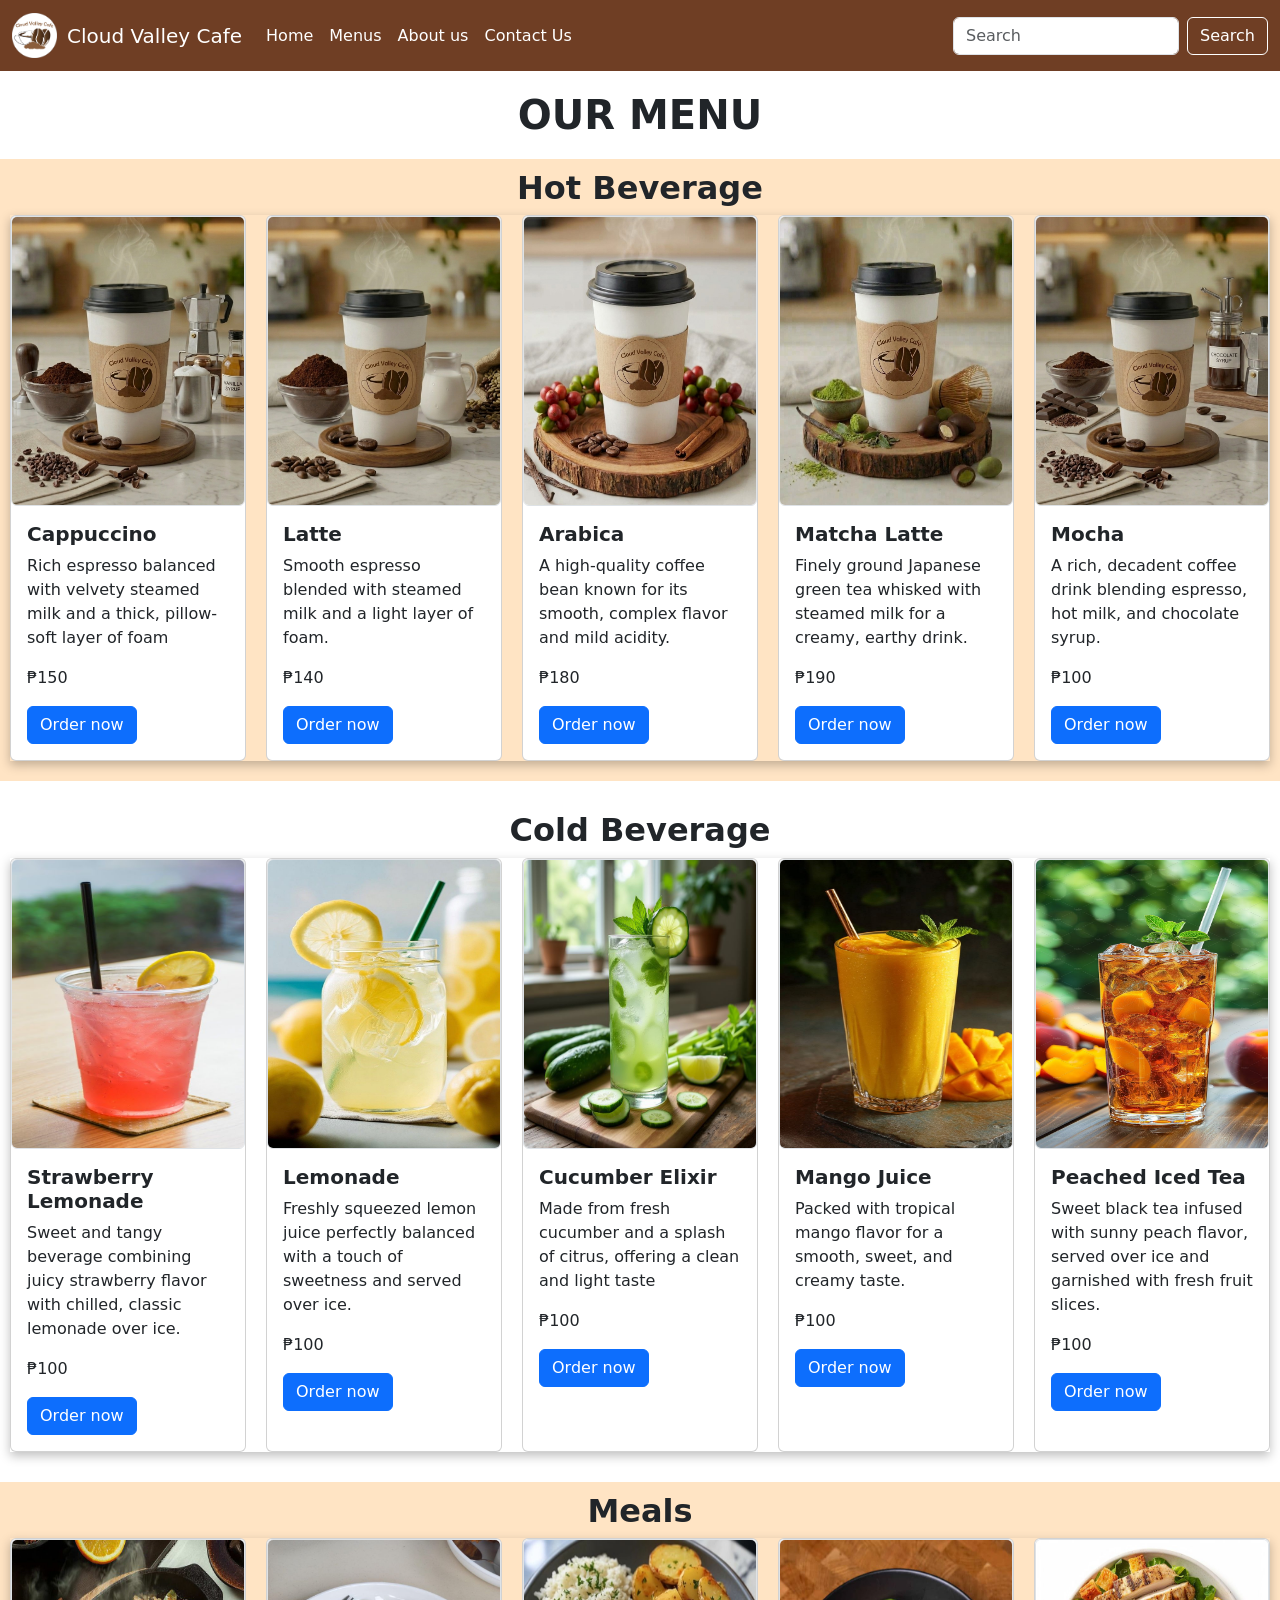
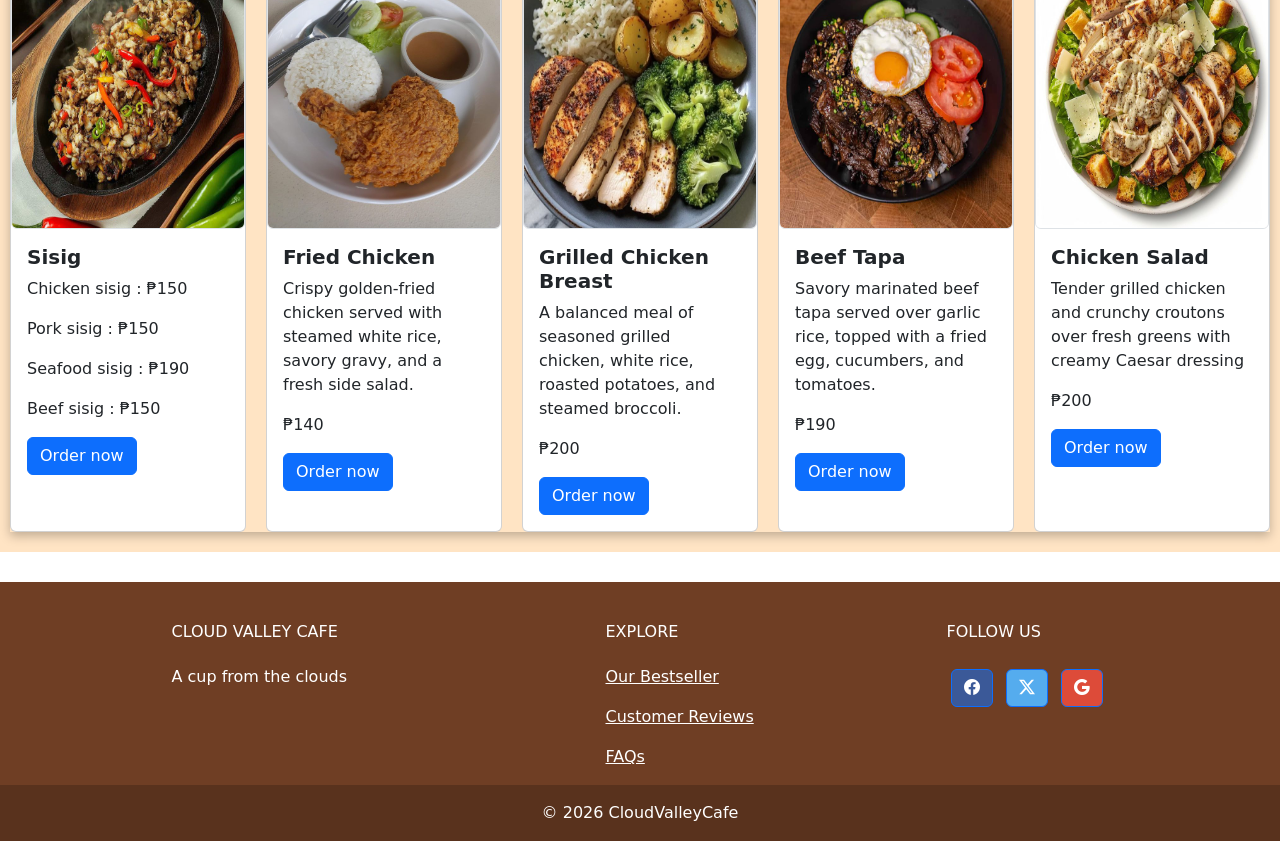
<file: products.html>
<!DOCTYPE html>
<html lang="en">
<head>
    <meta charset="UTF-8">
    <meta name="viewport" content="width=device-width, initial-scale=1.0">
    <title>Cloud Valley Cafe</title>
    <link href="https://cdn.jsdelivr.net/npm/bootstrap@5.3.0-alpha3/dist/css/bootstrap.min.css" rel="stylesheet">
    <link rel="stylesheet" href="https://cdn.jsdelivr.net/npm/bootstrap-icons@1.11.3/font/bootstrap-icons.min.css">
    <link rel="stylesheet" href="CSS/style.css">
</head>
<body>
    <!-- Start of Navigation -->
    <section>
        <nav class="navbar navbar-expand-lg cafe-bar">
            <div class="container-fluid">
                <a class="navbar-brand" href="#">
                    <img src="Images/Charotag_Cafe_Logo.png" alt="">
                    Cloud Valley Cafe
                </a>
                <button class="navbar-toggler" type="button" data-bs-toggle="collapse" data-bs-target="#navbarSupportedContent" aria-controls="navbarSupportedContent" aria-expanded="false" aria-label="Toggle navigation">
                <span class="navbar-toggler-icon"></span>
                </button>
                <div class="collapse navbar-collapse" id="navbarSupportedContent">
                <ul class="navbar-nav me-auto mb-2 mb-lg-0">
                    <li class="nav-item">
                    <a class="nav-link active" aria-current="page" href="index.html">Home</a>
                    </li>
                    <li class="nav-item">
                    <a class="nav-link" href="products.html">Menus</a>
                    </li>
                    <li class="nav-item">
                    <a class="nav-link" href="about.html">About us</a>
                    </li>
                    <li class="nav-item">
                    <a class="nav-link" href="Contact.html">Contact Us</a>
                    </li>
                </ul>
                <form class="d-flex" role="search">
                    <input class="form-control me-2" type="search" placeholder="Search" aria-label="Search">
                    <button class="btn btn-outline-success" type="submit">Search</button>
                </form>
                </div>
            </div>
    </nav>
</section>
<!-- End of navigation -->


<!-- Menus -->
<section>
        <h1 class="fw-bold" style="text-align: center; margin-top: 20px;">OUR MENU</h1>
        <div class="Menu">
            <h2 class="fw-bold">Hot Beverage</h2>
            <div class="coffee-grid">
                <div class="card">
                <img src="Images/Cappuccino.jpg" class="object-fit-fill border rounded" alt="...">
                <div class="card-body">
                    <h5 class="fw-semibold">Cappuccino</h5>
                    <p class="card-text">Rich espresso balanced with velvety steamed milk and a thick, pillow-soft layer of foam</p>
                    <p class="fw-medium">₱150</p>
                    <a href="#" class="btn btn-primary">Order now</a>
                </div>
                </div>

                <div class="card">
                <img src="Images/Latte.jpg"  class="object-fit-fill border rounded" alt="...">
                <div class="card-body">
                    <h5 class="fw-semibold">Latte</h5>
                    <p class="card-text">Smooth espresso blended with steamed milk and a light layer of foam.</p>
                    <p class="fw-medium">₱140</p>
                    <a href="#" class="btn btn-primary">Order now</a>
                </div>
                </div>

                <div class="card">
                <img src="Images/Arabica.jpg"  class="object-fit-fill border rounded" alt="...">
                <div class="card-body">
                    <h5 class="fw-semibold">Arabica</h5>
                    <p class="card-text">A high-quality coffee bean known for its smooth, complex flavor and mild acidity.</p>
                    <p class="fw-medium">₱180</p>
                    <a href="#" class="btn btn-primary">Order now</a>
                </div>
                </div>

                <div class="card">
                <img src="Images/Matcha Latte.jpg"  class="object-fit-fill border rounded" alt="...">
                <div class="card-body">
                    <h5 class="fw-semibold">Matcha Latte</h5>
                    <p class="card-text">Finely ground Japanese green tea whisked with steamed milk for a creamy, earthy drink.</p>
                    <p class="fw-medium">₱190</p>
                    <a href="#" class="btn btn-primary">Order now</a>
                </div>
                </div>

                <div class="card">
                <img src="Images/Mocha.jpg"  class="object-fit-fill border rounded" alt="...">
                <div class="card-body">
                    <h5 class="fw-semibold">Mocha</h5>
                    <p class="card-text">A rich, decadent coffee drink blending espresso, hot milk, and chocolate syrup.</p>
                    <p class="fw-medium">₱100</p>
                    <a href="#" class="btn btn-primary">Order now</a>
                </div>
                </div>
            </div>
        </div>

        <div class="Menu1">
            <h2 class="fw-bold">Cold Beverage</h2>
            <div class="cold-grid">
                <div class="card">
                <img src="Images/Strawberry.png" class="object-fit-fill border rounded" alt="...">
                <div class="card-body">
                    <h5 class="fw-semibold">Strawberry Lemonade</h5>
                    <p class="card-text">Sweet and tangy beverage combining juicy strawberry flavor with chilled, classic lemonade over ice.</p>
                    <p class="fw-medium">₱100</p>
                    <a href="#" class="btn btn-primary">Order now</a>
                </div>
                </div>

                <div class="card">
                <img src="Images/Lemonade.png"  class="object-fit-fill border rounded" alt="...">
                <div class="card-body">
                    <h5 class="fw-semibold">Lemonade</h5>
                    <p class="card-text">Freshly squeezed lemon juice perfectly balanced with a touch of sweetness and served over ice.</p>
                    <p class="fw-medium">₱100</p>
                    <a href="#" class="btn btn-primary">Order now</a>
                </div>
                </div>

                <div class="card">
                <img src="Images/Cucumber Celery Elixir 🥒🍃.jpg"  class="object-fit-fill border rounded" alt="...">
                <div class="card-body">
                    <h5 class="fw-semibold">Cucumber Elixir</h5>
                    <p class="card-text">Made from fresh cucumber and a splash of citrus, offering a clean and light taste</p>
                    <p class="fw-medium">₱100</p>
                    <a href="#" class="btn btn-primary">Order now</a>
                </div>
                </div>

                <div class="card">
                <img src="Images/Mango Juice.png"  class="object-fit-fill border rounded" alt="...">
                <div class="card-body">
                    <h5 class="fw-semibold">Mango Juice</h5>
                    <p class="card-text">Packed with tropical mango flavor for a smooth, sweet, and creamy taste.</p>
                    <p class="fw-medium">₱100</p>
                    <a href="#" class="btn btn-primary">Order now</a>
                </div>
                </div>

                <div class="card">
                <img src="Images/Icedtea.png"  class="object-fit-fill border rounded" alt="...">
                <div class="card-body">
                    <h5 class="fw-semibold"> Peached Iced Tea</h5>
                    <p class="card-text">Sweet black tea infused with sunny peach flavor, served over ice and garnished with fresh fruit slices.</p>
                    <p class="fw-medium">₱100</p>
                    <a href="#" class="btn btn-primary">Order now</a>
                </div>
                </div>

            </div>
        </div>

        <div class="Menu2">
            <h2 class="fw-bold">Meals</h2>
            <div class="meal-grid">
                <div class="card">
                <img src="Images/Sisig.png" class="object-fit-fill border rounded" alt="...">
                <div class="card-body">
                    <h5 class="fw-semibold">Sisig</h5>
                    <p class="card-text">Chicken sisig : ₱150</p>
                    <p class="card-text">Pork sisig : ₱150</p>
                    <p class="card-text">Seafood sisig : ₱190</p>
                    <p class="card-text">Beef sisig : ₱150</p>
                    <a href="#" class="btn btn-primary">Order now</a>
                </div>
                </div>

                <div class="card">
                <img src="Images/Fried chicken.png"  class="object-fit-fill border rounded" alt="...">
                <div class="card-body">
                    <h5 class="fw-semibold">Fried Chicken</h5>
                    <p class="card-text">Crispy golden-fried chicken served with steamed white rice, savory gravy, and a fresh side salad.</p>
                    <p class="fw-medium">₱140</p>
                    <a href="#" class="btn btn-primary">Order now</a>
                </div>
                </div>

                <div class="card">
                <img src="Images/Grilled Chicken Breats.jpg"  class="object-fit-fill border rounded" alt="...">
                <div class="card-body">
                    <h5 class="fw-semibold">Grilled Chicken Breast</h5>
                    <p class="card-text">A balanced meal of seasoned grilled chicken, white rice, roasted potatoes, and steamed broccoli.</p>
                    <p class="fw-medium">₱200</p>
                    <a href="#" class="btn btn-primary">Order now</a>
                </div>
                </div>

                <div class="card">
                <img src="Images/Beef tapa.png"  class="object-fit-fill border rounded" alt="...">
                <div class="card-body">
                    <h5 class="fw-semibold">Beef Tapa</h5>
                    <p class="card-text">Savory marinated beef tapa served over garlic rice, topped with a fried egg, cucumbers, and tomatoes.</p>
                    <p class="fw-medium">₱190</p>
                    <a href="#" class="btn btn-primary">Order now</a>
                </div>
                </div>

                <div class="card">
                <img src="Images/chicken salad.png"  class="object-fit-fill border rounded" alt="...">
                <div class="card-body">
                    <h5 class="fw-semibold">Chicken Salad</h5>
                    <p class="card-text">Tender grilled chicken and crunchy croutons over fresh greens with creamy Caesar dressing</p>
                    <p class="fw-medium">₱200</p>
                    <a href="#" class="btn btn-primary">Order now</a>
                </div>
                </div>

            </div>
        </div>
</section>


<!-- Starte of footer -->
<section>
        <div class="footer-con">
            <!-- Footer -->
            <footer
                class="text-center text-lg-start text-white"
                style="background-color: #6F3E24">

                <!-- Grid container -->
                <div class="container p-4 pb-0">
                    <section class="">
                        <div class="row">
                        <div class="col-md-3 col-lg-3 col-xl-3 mx-auto mt-3">
                            <h6 class="text-uppercase mb-4 font-weight-bold">Cloud Valley Cafe</h6>
                            <p>A cup from the clouds</p>
                        </div>

                        <hr class="w-100 clearfix d-md-none" />

                        <!-- Grid column -->
                        <div class="col-md-2 col-lg-2 col-xl-2 mx-auto mt-3">
                            <h6 class="text-uppercase mb-4 font-weight-bold">Explore</h6>
                            <p><a class="text-white" href="index.html#Ourbestseller">Our Bestseller</a></p>
                            <p><a class="text-white" href="index.html#Cust-review">Customer Reviews</a></p>
                            <p><a class="text-white" href="index.html#frequently-asked">FAQs</a></p>
                        </div>
                        <!-- Grid column -->

                        <hr class="w-100 clearfix d-md-none" />
                        <hr class="w-100 clearfix d-md-none" />


                        <div class="col-md-3 col-lg-2 col-xl-2 mx-auto mt-3">
                            <h6 class="text-uppercase mb-4 font-weight-bold">Follow us</h6>

                            <!-- Facebook -->
                            <a href="#" class="btn btn-primary btn-floating m-1" style="background-color: #3b5998;">
                            <i class="bi bi-facebook"></i></a>

                            <!-- Twitter / X -->
                            <a href="#" class="btn btn-primary btn-floating m-1" style="background-color: #55acee;">
                            <i class="bi bi-twitter-x"></i></a>

                            <!-- Google -->
                            <a href="#" class="btn btn-primary btn-floating m-1" style="background-color: #dd4b39;">
                            <i class="bi bi-google"></i></a>
                        </div>
                        </div>
                    </section>
                </div>

                <!-- Copyright -->
                <p class="text-center p-3" style="background-color: rgba(0, 0, 0, 0.2)"> &copy; 2026 CloudValleyCafe</p>
                <!-- Copyright -->
            </footer>
            <!-- Footer -->
        </div>
</section>
<!-- End of footer -->

<script src="https://cdn.jsdelivr.net/npm/bootstrap@5.3.0-alpha3/dist/js/bootstrap.bundle.min.js"></script>
</body>
</html>
</file>
<file: CSS/style.css>
*{
    margin:0px;
    box-sizing: border-box;
}

/* Style for Home */
.cafe-bar  {
    background-color: #6F3E24;
}

.cafe-bar .navbar-brand{
    color:white;
    display: flex;
    align-items: center;
    gap: 10px;
} 

.navbar-brand img {
    width: 45px;
    height: 45px;
}

.cafe-bar .navbar-brand:hover {
    color: white;
}

.navbar .navbar-nav .nav-link{
    color:white
}

.navbar .navbar-nav .nav-link.active
{
    color:white;
}

.navbar .btn-outline-success {
    color: white;
    border-color: white;
}

.navbar .btn-outline-success:hover {
    background-color: white;
    color: brown;
    border-color: white;
}

.nav-item:hover{
    color:brown;
}

.navbar .navbar-nav .nav-link:hover {
    color: burlywood;
    transition: 0.3s;
}

#carouselExampleIndicators{
    width: 100%;
    margin-top:10px;
}

#carouselExampleIndicators .carousel-item img {
    width: 100%;
    height: 450px;
}

.product-grid{
    display:grid;
    grid-template-columns: repeat(4, 1fr);
    gap:50px;
}

.product-grid .card{
    box-shadow: 0 4px 10px rgba(0, 0, 0, 0.25);
    transition: transform 0.3s ease, box-shadow 0.3s ease;
}

.product-grid .card:hover{
    background-color: burlywood;
    transform: scale(1.03);
    box-shadow: 0 8px 15px rgba(0, 0, 0, 0.2);
}

.Best-seller{
    margin:100px 10px;
}

.Best-seller h1{
    text-align: center;
}

.card .object-fit-fill{
    height:290px;
}

.reviews{
    margin-top:100px;
    text-align: center;
    padding:20px;
    background-color: bisque;
}

.review-card{
        background-color: white;
        border-radius: 15px;
        padding:25px 15px;
        height:100%;  
        box-shadow: 0 4px 10px rgba(0, 0, 0, 0.25);
        transition: transform 0.3s ease, box-shadow 0.3s ease;
}

.review-card:hover{
    box-shadow: 0 4px 10px rgba(0, 0, 0, 0.25);
    transform: scale(1.03);
    background-color: burlywood;
    
}

.review-card img{
    width:85px;
    height:85px;
    border-radius: 50%;
}

.stars{
    color: #D49A32;
    font-size: 20px;
}

.reviews .container{
    flex-wrap:wrap;
    gap:30px;
    display:flex;
}

.footer-con{
    margin-top: 30px;
}

.accordion-flush .accordion-card{
    border:1px solid white;
    border-radius: 10px;
    box-shadow: 0 4px 10px rgba(0, 0, 0, 0.25);
    background-color: white;
}

.accordion-button{
    height:50px;
    background-color: bisque;
    border-radius: 10px;
    box-shadow: none;
}

.accordion-button:hover{
    background-color: burlywood;
    box-shadow: none;
}

.accordion-body{
    font-style: italic;
}

.intro{
    text-align: center;
    margin-top:30px;
}

.accordion-flush{ 
    padding:50px;
    display: grid;
    grid-template-columns: repeat(3,1fr);
    gap:20px;
    align-items: start;
}
/* Style for Home */


/* Style for Menu */
.Menu{
    margin-top:20px;
    padding:10px;
    padding-bottom: 20px;
    background-color: bisque;
}

.Menu h2{
    text-align: center;
}
.coffee-grid{
    display:grid;
    grid-template-columns: repeat(5, 1fr);
    gap:20px;
    box-shadow: 0 4px 10px rgba(0, 0, 0, 0.25);
    transition: transform 0.4s ease, box-shadow 0.3s ease;
}

.coffee-grid .card:hover{
    box-shadow: 0 4px 10px rgba(0, 0, 0, 0.25);
    transform: scale(1.03);
    background-color: burlywood;
}

.Menu1{
    margin-top:20px;
    padding:10px;
}

.Menu1 h2{
    text-align: center;
}

.cold-grid {
    display:grid;
    grid-template-columns: repeat(5,  1fr);
    gap:20px; 
    box-shadow: 0 4px 10px rgba(0, 0, 0, 0.25);
    transition: transform 0.4s ease, box-shadow 0.3s ease;
}

.cold-grid .card:hover{
    box-shadow: 0 4px 10px rgba(0, 0, 0, 0.25);
    transform: scale(1.03);
    background-color: burlywood;
}

.meal-grid {
    display:grid;
    grid-template-columns: repeat(5,  1fr);
    gap:20px; 
    box-shadow: 0 4px 10px rgba(0, 0, 0, 0.25);
    transition: transform 0.4s ease, box-shadow 0.3s ease;
}

.meal-grid .card:hover{
    box-shadow: 0 4px 10px rgba(0, 0, 0, 0.25);
    transform: scale(1.03);
    background-color: burlywood;
}

.Menu2{
    margin-top:20px;
    padding:10px;
    padding-bottom: 20px;
    background-color: bisque;
}

.Menu2 h2{
    text-align: center;
}

.banner img{
    width: 100%;
    height: 450px;
}
/* Style for Menu */


/*Style for About Us */
.introduction{
    margin-top: 30px;
    text-align: justify;
    padding:30px;
}

.introduction .bi{
    color: #6F3E24;
    margin-right: 10px;
    font-size: 50px;
}
.our-story{
    margin-top: 30px;
    text-align: justify;
    padding:30px;
    background-color: bisque;
}

.our-story .bi{
    color: #6F3E24;
    margin-right: 10px;
    font-size: 50px;
}

.mission{
    margin-top: 30px;
    text-align: justify;
    padding:30px;
}

.mission .bi{
    color: #6F3E24;
    margin-right: 10px;
    font-size: 50px;
}

.choose-us{
    margin-top: 30px;
    text-align: justify;
    padding:30px;
    background-color: bisque;
}

.choose-us .bi{
    color: #6F3E24;
    margin-right: 10px;
    font-size: 50px;
}

.qaulity-flavor{
    display: flex;
    align-items: center;
    gap: 12px;
    margin-top: 20px;
}

.qaulity-flavor .bi{
    color: #6F3E24;
    margin-right: 10px;
    font-size: 30px;
}
.warm-hospitality{
    display: flex;
    align-items: center;
    gap: 12px;
    margin-top: 20px;
}

.warm-hospitality .bi{
    color: #6F3E24;
    margin-right: 10px;
    font-size: 30px;
}

.cozy{
    display: flex;
    align-items: center;
    gap: 12px;
    margin-top: 20px;
}

.cozy .bi{
    color: #6F3E24;
    margin-right: 10px;
    font-size: 30px;
}
/* Style for About Us */

/* Style for Contact Us */
.info{
    margin-top:30px;
    text-align: center;
}

.info .card-body img{
    height:30px; 
    width:30px;
}

.info .card{
    box-shadow: 0 4px 10px rgba(0, 0, 0, 0.25);
    background-color: white;
}

.loc{
    display:grid;
    grid-template-columns: repeat(3,1fr);
    padding:40px;
    margin-left:100px;
}

.loc .bi{
    font-size: 20px;
}
/* Style for Contact Us */
</file>
